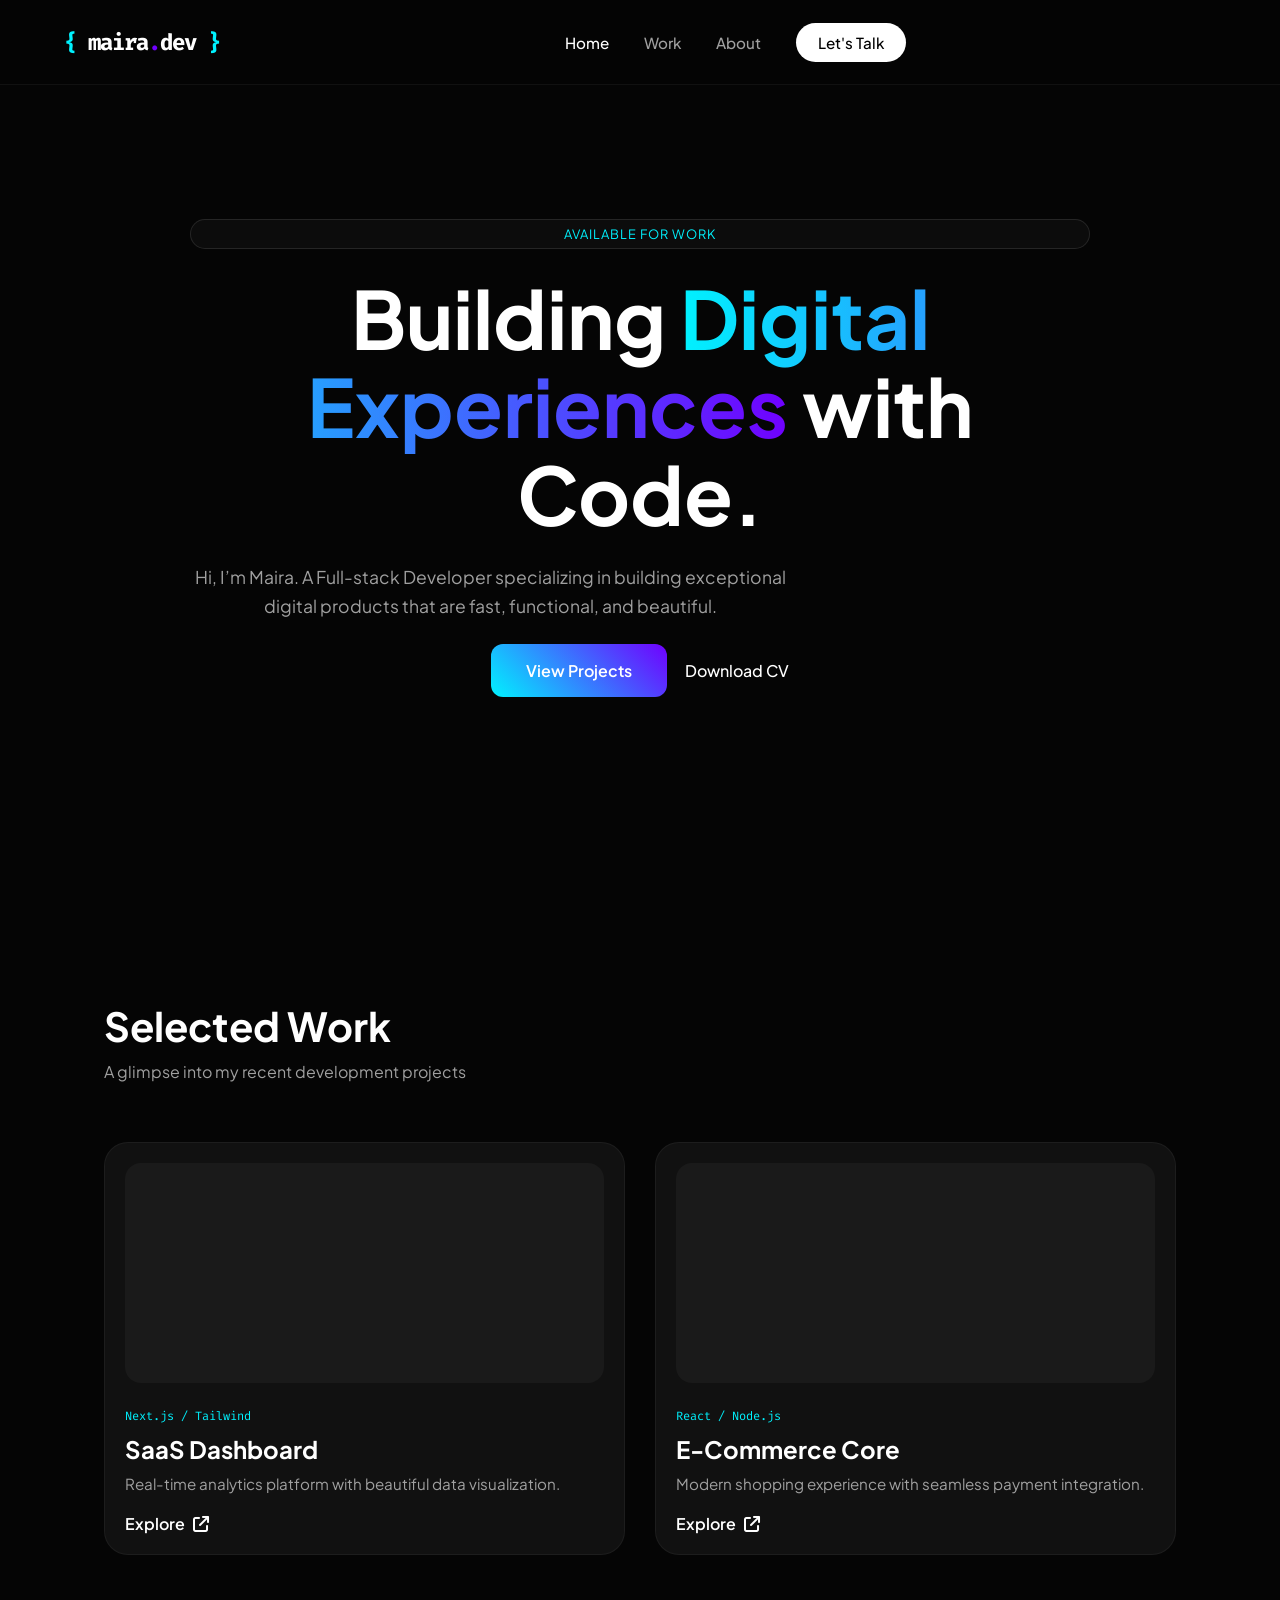
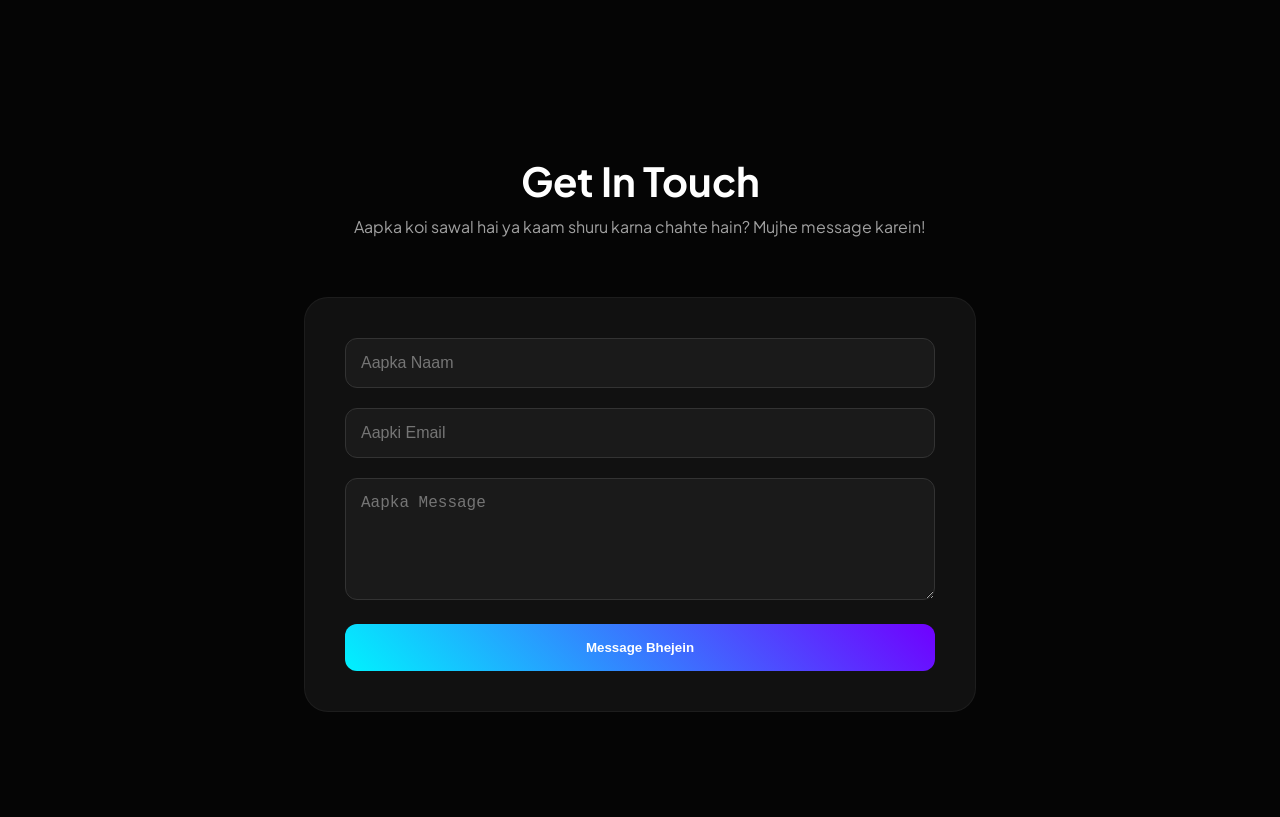
<file: index.html>
<!DOCTYPE html>
<html lang="en">

<head>
    <meta charset="UTF-8">
    <meta name="viewport" content="width=device-width, initial-scale=1.0">
    <title>Maira Dev | Portfolio</title>
    <!-- Google Fonts -->
    <link
        href="https://fonts.googleapis.com/css2?family=Plus+Jakarta+Sans:wght@300;400;600;800&family=Fira+Code:wght@400;500&display=swap"
        rel="stylesheet">
    <!-- Font Awesome -->
    <link rel="stylesheet" href="https://cdnjs.cloudflare.com/ajax/libs/font-awesome/6.4.0/css/all.min.css">
    <link rel="stylesheet" href="style.css">
</head>

<body>

    <!-- Premium Navbar -->
    <nav class="navbar">
        <div class="nav-container">
            <a href="#" class="logo">
                <span class="bracket">{</span> maira<span class="dot">.</span>dev <span class="bracket">}</span>
            </a>

            <ul class="nav-links">
                <li><a href="#home" class="active">Home</a></li>
                <li><a href="#projects">Work</a></li>
                <li><a href="#about">About</a></li>
                <li><a href="#contact" class="nav-cta">Let's Talk</a></li>
            </ul>

            <div class="menu-toggle" id="mobile-menu">
                <span class="bar"></span>
                <span class="bar"></span>
            </div>
        </div>
    </nav>

    <!-- Hero Section -->
    <section class="hero" id="home">
        <div class="hero-content">
            <div class="badge">Available for Work</div>
            <h1>Building <span class="gradient-text">Digital Experiences</span> with Code.</h1>
            <p>Hi, I’m Maira. A Full-stack Developer specializing in building exceptional digital products that are
                fast, functional, and beautiful.</p>
            <div class="hero-btns">
                <a href="#projects" class="btn-main">View Projects</a>
                <a href="#" class="btn-sub">Download CV</a>
            </div>
        </div>
        <div class="scroll-indicator"></div>
    </section>

    <!-- Project Section -->
    <section class="projects" id="projects">
        <div class="section-header">
            <h2>Selected Work</h2>
            <p>A glimpse into my recent development projects</p>
        </div>

        <div class="project-grid">
            <!-- Card 1 -->
            <div class="card">
                <div class="card-img"></div>
                <div class="card-body">
                    <span class="tag">Next.js / Tailwind</span>
                    <h3>SaaS Dashboard</h3>
                    <p>Real-time analytics platform with beautiful data visualization.</p>
                    <a href="#" class="project-link">Explore <i class="fa-solid fa-arrow-up-right-from-square"></i></a>
                </div>
            </div>
            <!-- Card 2 -->
            <div class="card">
                <div class="card-img"></div>
                <div class="card-body">
                    <span class="tag">React / Node.js</span>
                    <h3>E-Commerce Core</h3>
                    <p>Modern shopping experience with seamless payment integration.</p>
                    <a href="#" class="project-link">Explore <i class="fa-solid fa-arrow-up-right-from-square"></i></a>
                </div>
            </div>
        </div>
    </section>


    <!-- Contact Section -->
    <section class="contact" id="contact">
        <div class="section-header">
            <h2>Get In Touch</h2>
            <p>Aapka koi sawal hai ya kaam shuru karna chahte hain? Mujhe message karein!</p>
        </div>

        <!-- Yahan action mein apni Formspree ID dalni hogi -->
        <form action="https://formspree.io/f/YOUR_ID_HERE" method="POST" class="contact-form">
            <div class="form-group">
                <input type="text" name="name" placeholder="Aapka Naam" required>
            </div>
            <div class="form-group">
                <input type="email" name="email" placeholder="Aapki Email" required>
            </div>
            <div class="form-group">
                <textarea name="message" placeholder="Aapka Message" rows="5" required></textarea>
            </div>
            <button type="submit" class="btn-main">Message Bhejein</button>
        </form>
    </section>

    <script src="script.js"></script>
</body>

</html>
</file>
<file: style.css>
:root {
    --bg: #050505;
    --surface: #111111;
    --primary: #00f2fe;
    --secondary: #7000ff;
    --text: #ffffff;
    --text-dim: #a0a0a0;
    --glass: rgba(255, 255, 255, 0.03);
}

* {
    margin: 0;
    padding: 0;
    box-sizing: border-box;
    scroll-behavior: smooth;
}

body {
    background-color: var(--bg);
    color: var(--text);
    font-family: 'Plus Jakarta Sans', sans-serif;
    overflow-x: hidden;
}

/* --- NAVBAR --- */
.navbar {
    position: fixed;
    top: 0;
    width: 100%;
    height: 85px;
    display: flex;
    justify-content: center;
    background: rgba(5, 5, 5, 0.7);
    backdrop-filter: blur(15px);
    z-index: 1000;
    border-bottom: 1px solid rgba(255, 255, 255, 0.05);
}

.nav-container {
    width: 90%;
    max-width: 1200px;
    display: flex;
    justify-content: space-between;
    align-items: center;
}

.logo {
    font-family: 'Fira Code', monospace;
    font-size: 1.4rem;
    font-weight: 700;
    color: #fff;
    text-decoration: none;
    letter-spacing: -1px;
}

.logo .bracket { color: var(--primary); }
.logo .dot { color: var(--secondary); }

.nav-links {
    display: flex;
    list-style: none;
    align-items: center;
}

.nav-links li { margin-left: 35px; }

.nav-links a {
    text-decoration: none;
    color: var(--text-dim);
    font-size: 0.95rem;
    font-weight: 500;
    transition: 0.3s;
}

.nav-links a:hover, .nav-links a.active { color: #fff; }

.nav-cta {
    background: #fff;
    color: #000 !important;
    padding: 10px 22px;
    border-radius: 50px;
    transition: 0.3s !important;
}

.nav-cta:hover { transform: scale(1.05); box-shadow: 0 10px 20px rgba(255,255,255,0.1); }

/* --- HERO --- */
.hero {
    height: 100vh;
    display: flex;
    flex-direction: column;
    justify-content: center;
    align-items: center;
    text-align: center;
    padding: 0 20px;
}

.badge {
    background: var(--glass);
    border: 1px solid rgba(255, 255, 255, 0.1);
    padding: 6px 16px;
    border-radius: 100px;
    font-size: 0.8rem;
    margin-bottom: 25px;
    color: var(--primary);
    text-transform: uppercase;
    letter-spacing: 1px;
}

.hero h1 {
    font-size: clamp(2.5rem, 8vw, 5rem);
    line-height: 1.1;
    max-width: 900px;
    margin-bottom: 25px;
}

.gradient-text {
    background: linear-gradient(90deg, var(--primary), var(--secondary));
    -webkit-background-clip: text;
    -webkit-text-fill-color: transparent;
}

.hero p {
    color: var(--text-dim);
    max-width: 600px;
    line-height: 1.6;
    font-size: 1.1rem;
    margin-bottom: 40px;
}

.btn-main {
    background: linear-gradient(45deg, var(--primary), var(--secondary));
    color: #fff;
    text-decoration: none;
    padding: 16px 35px;
    border-radius: 12px;
    font-weight: 600;
    margin-right: 15px;
}

.btn-sub {
    color: #fff;
    text-decoration: none;
    font-weight: 500;
}

/* --- PROJECTS --- */
.projects {
    padding: 100px 5%;
    max-width: 1200px;
    margin: 0 auto;
}

.section-header { margin-bottom: 60px; }
.section-header h2 { font-size: 2.5rem; margin-bottom: 10px; }
.section-header p { color: var(--text-dim); }

.project-grid {
    display: grid;
    grid-template-columns: repeat(auto-fit, minmax(350px, 1fr));
    gap: 30px;
}

.card {
    background: var(--surface);
    border-radius: 24px;
    padding: 20px;
    border: 1px solid rgba(255, 255, 255, 0.05);
    transition: 0.4s;
}

.card:hover {
    border-color: var(--primary);
    transform: translateY(-10px);
}

.card-img {
    height: 220px;
    background: #1a1a1a;
    border-radius: 16px;
    margin-bottom: 20px;
}

.tag {
    font-family: 'Fira Code', monospace;
    font-size: 0.75rem;
    color: var(--primary);
}

.card h3 { margin: 10px 0; font-size: 1.5rem; }
.card p { color: var(--text-dim); font-size: 0.95rem; margin-bottom: 20px; }

.project-link {
    color: #fff;
    text-decoration: none;
    font-weight: 600;
    display: flex;
    align-items: center;
    gap: 8px;
}

/* Mobile Responsive */
@media (max-width: 768px) {
    .nav-links { display: none; }
    .hero h1 { font-size: 3rem; }
}


/* form  */

.contact {
    padding: 100px 5%;
    max-width: 800px;
    margin: 0 auto;
    text-align: center;
}

.contact-form {
    background: var(--surface);
    padding: 40px;
    border-radius: 24px;
    border: 1px solid rgba(255, 255, 255, 0.05);
    margin-top: 40px;
}

.form-group {
    margin-bottom: 20px;
}

.contact-form input, 
.contact-form textarea {
    width: 100%;
    padding: 15px;
    background: #1a1a1a;
    border: 1px solid #333;
    border-radius: 12px;
    color: #fff;
    font-size: 1rem;
    outline: none;
    transition: 0.3s;
}

.contact-form input:focus, 
.contact-form textarea:focus {
    border-color: var(--primary);
    box-shadow: 0 0 10px rgba(0, 242, 254, 0.1);
}

.contact-form .btn-main {
    width: 100%;
    cursor: pointer;
    border: none;
}
</file>
